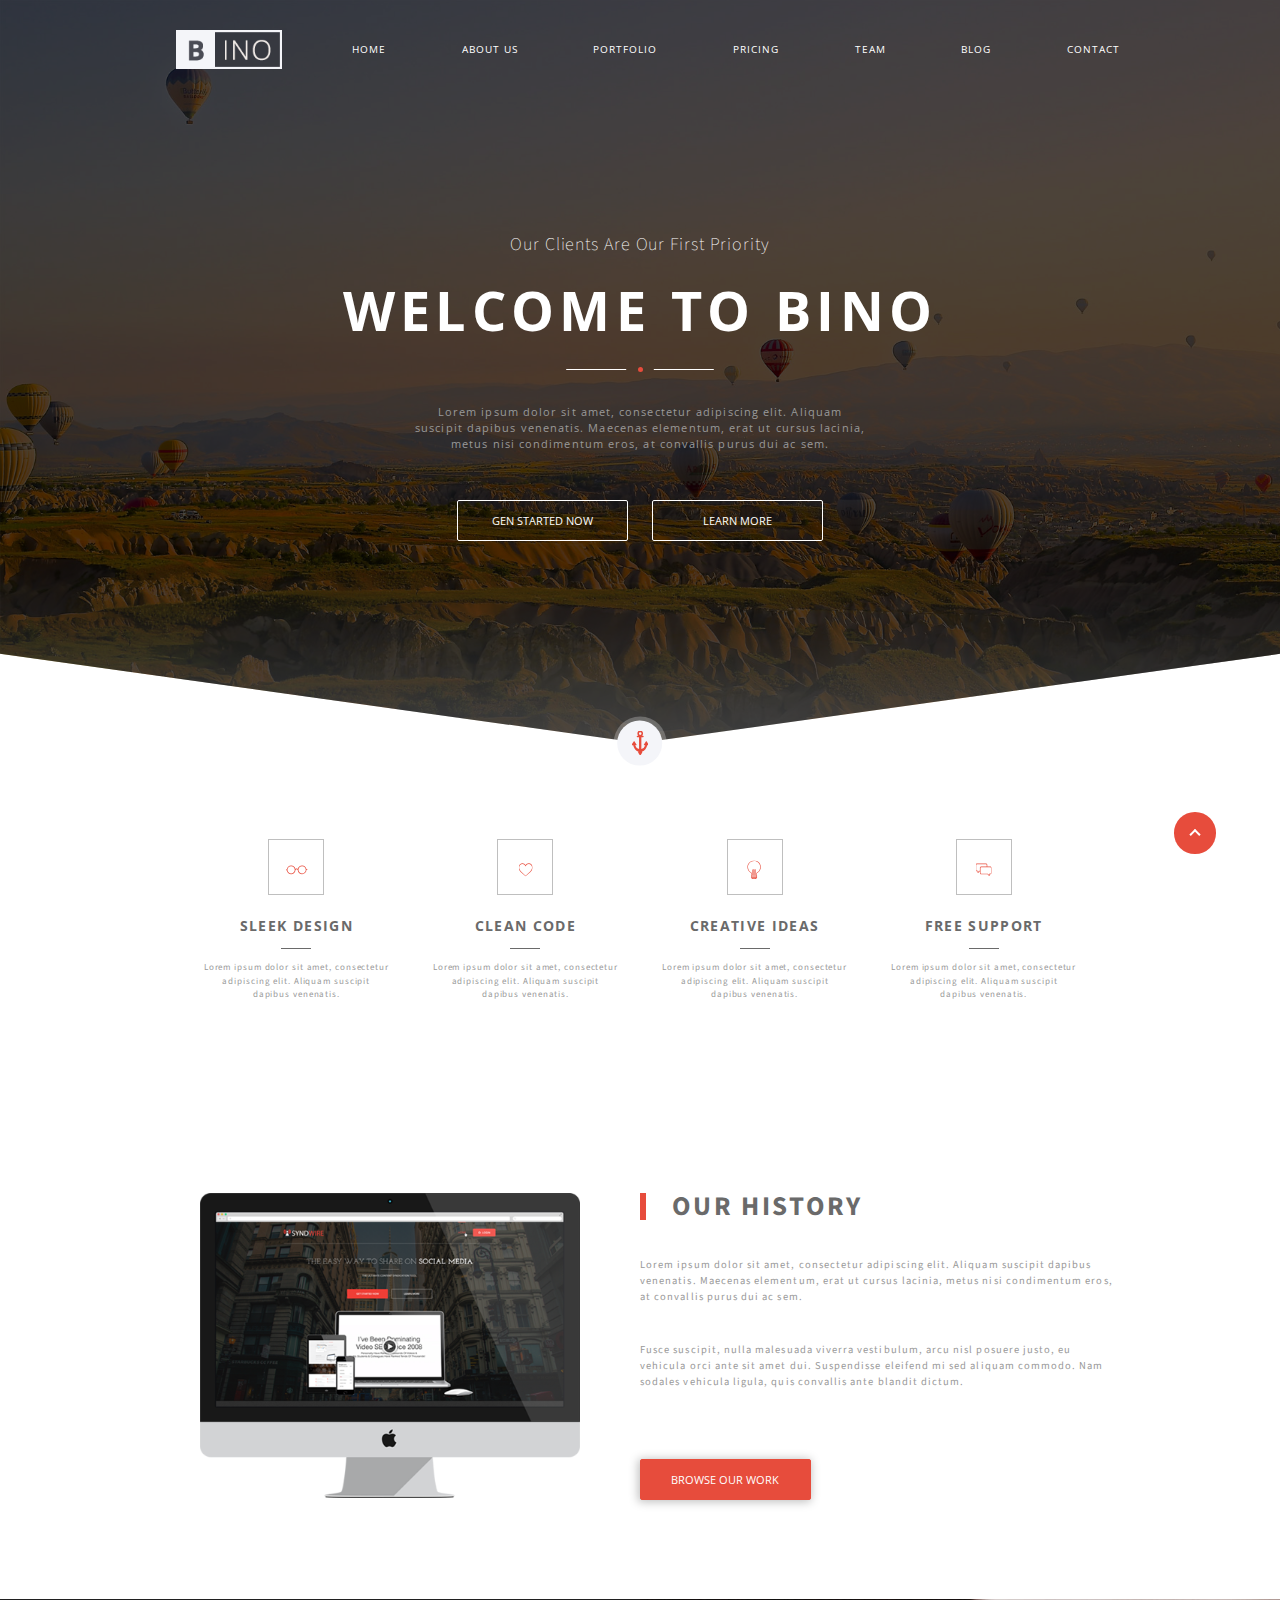
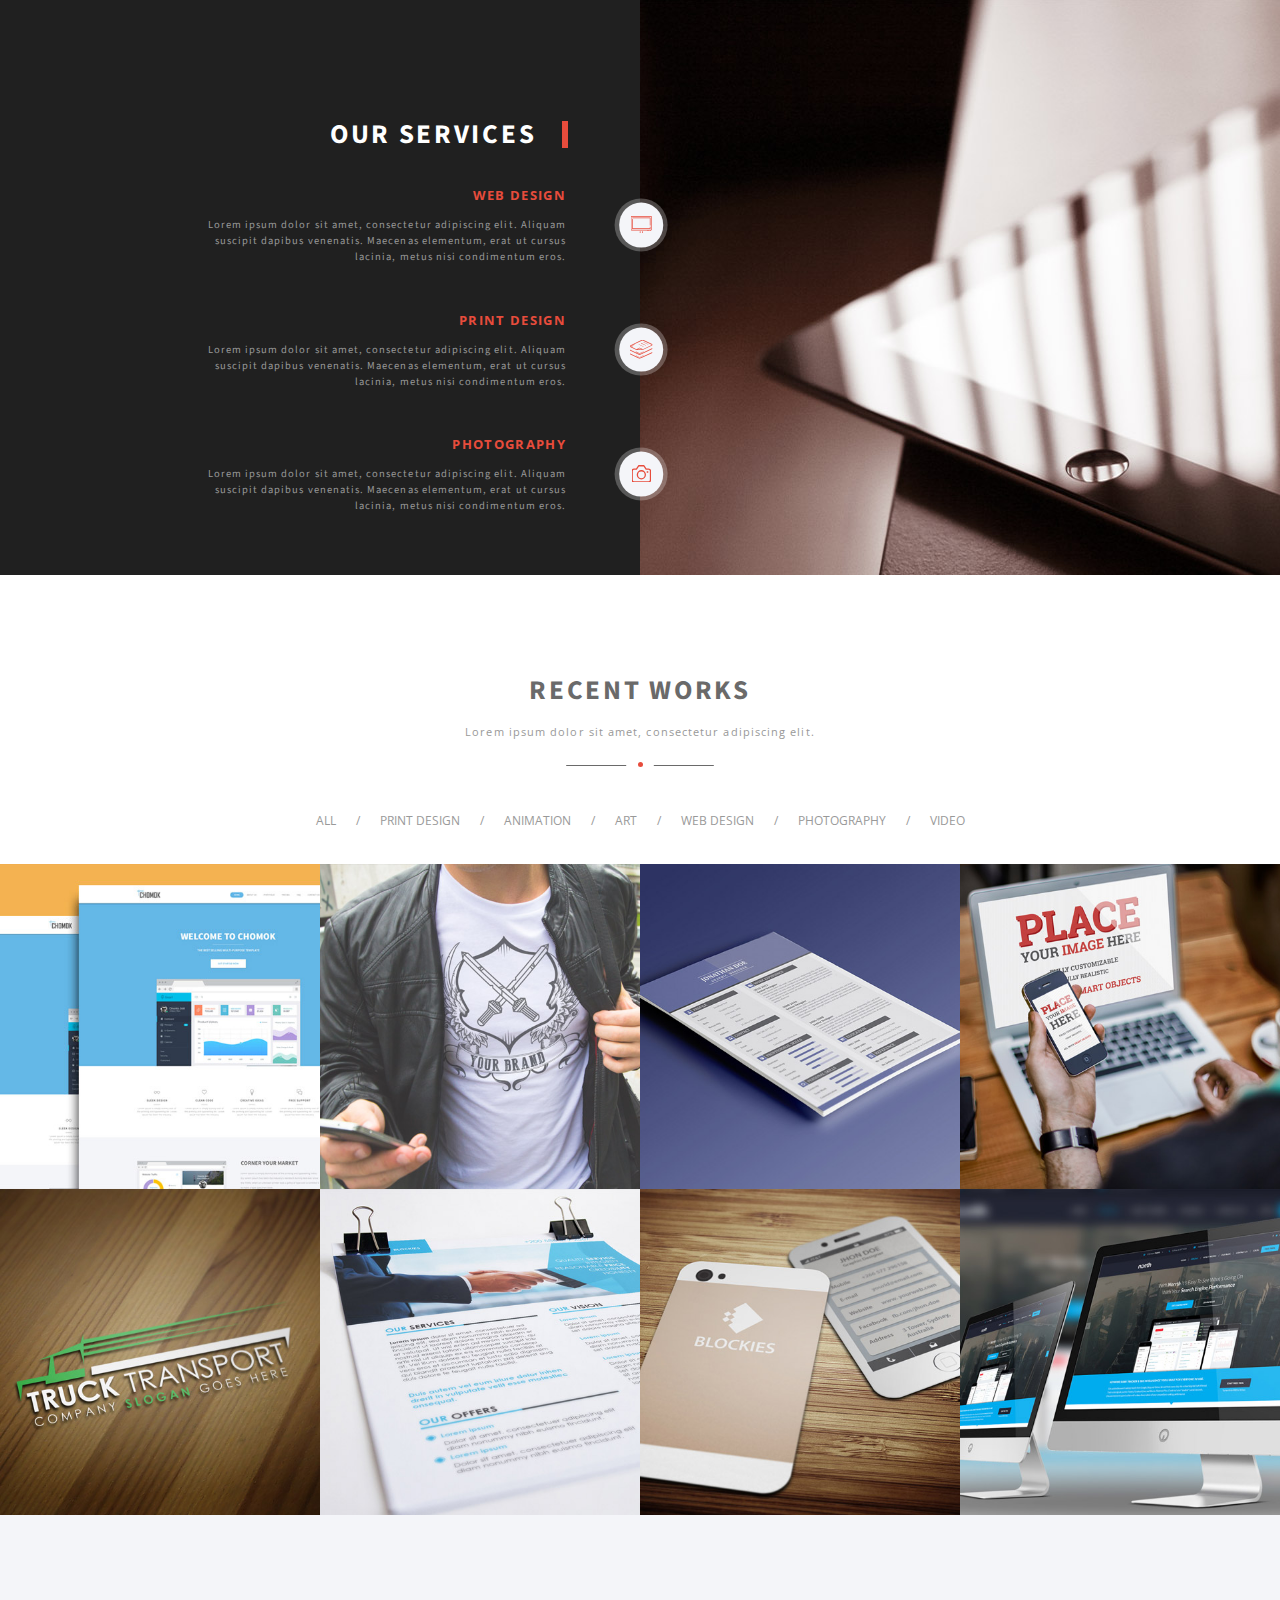
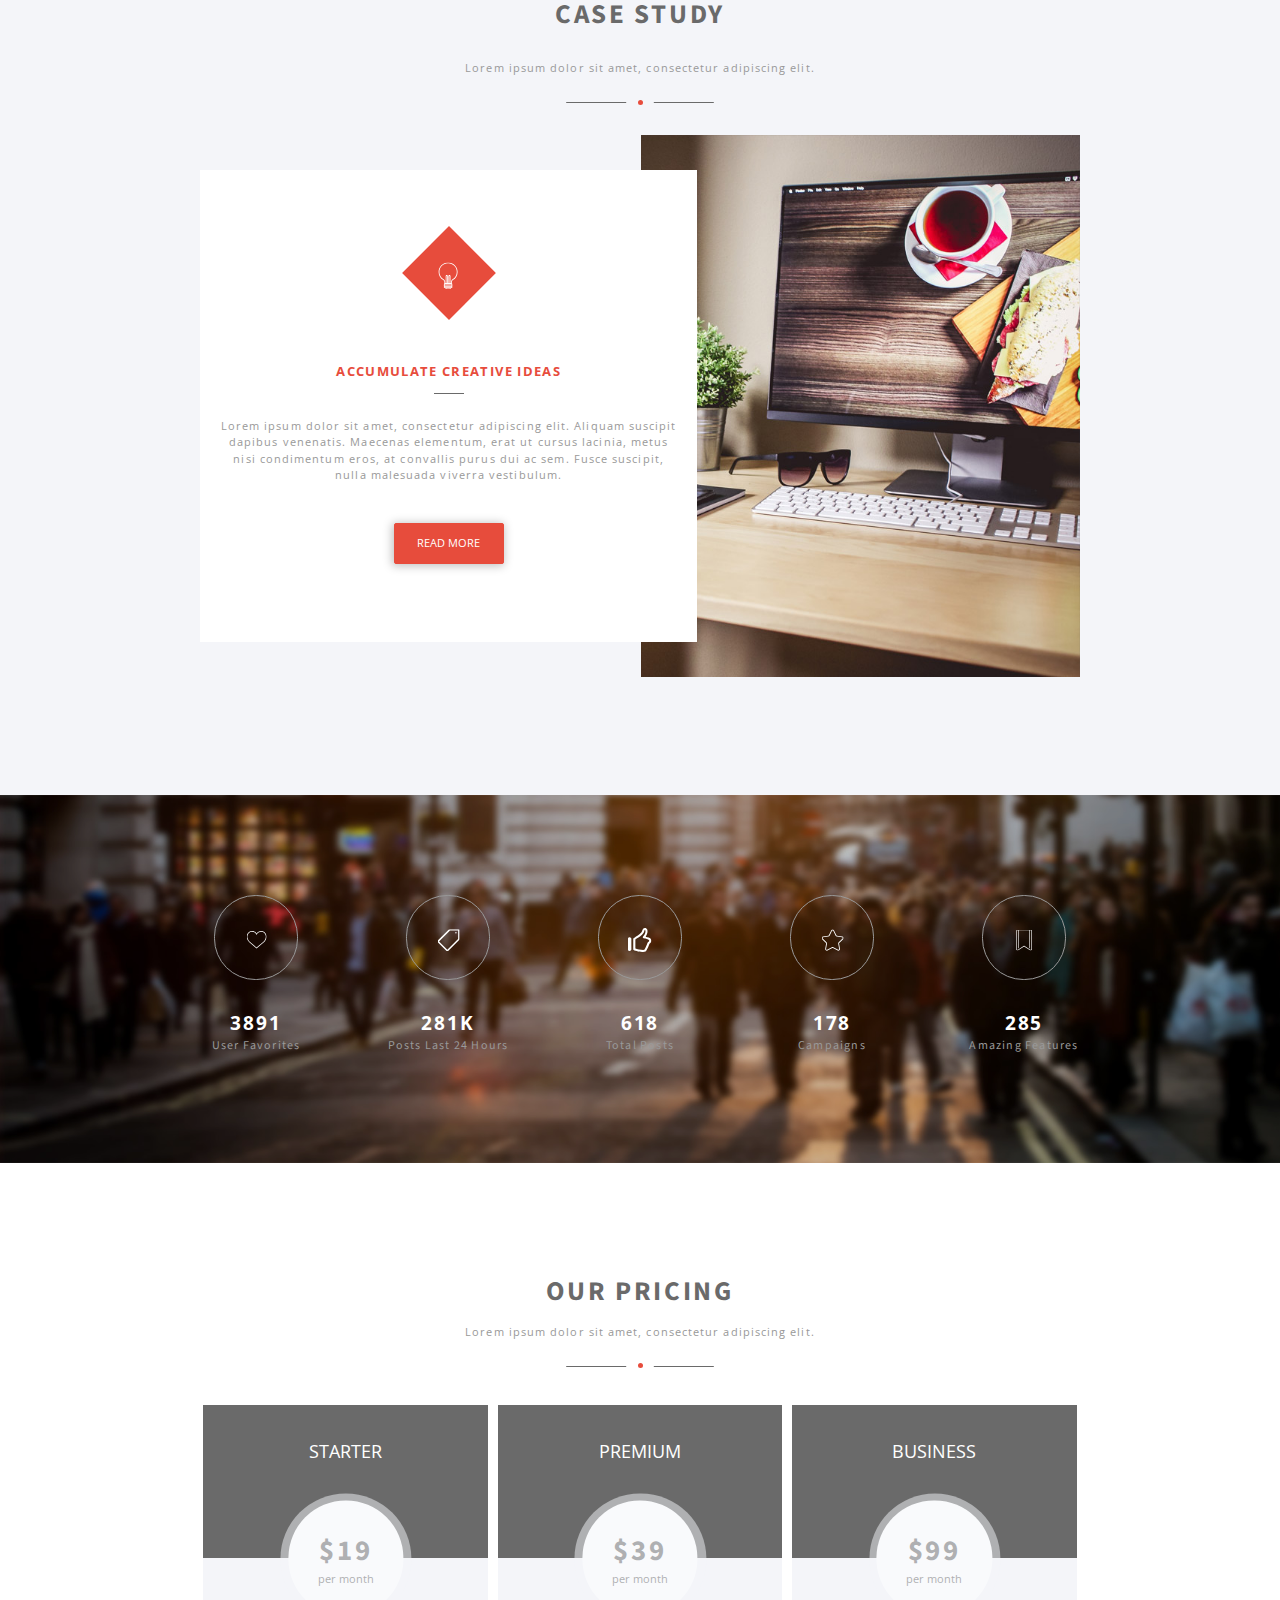
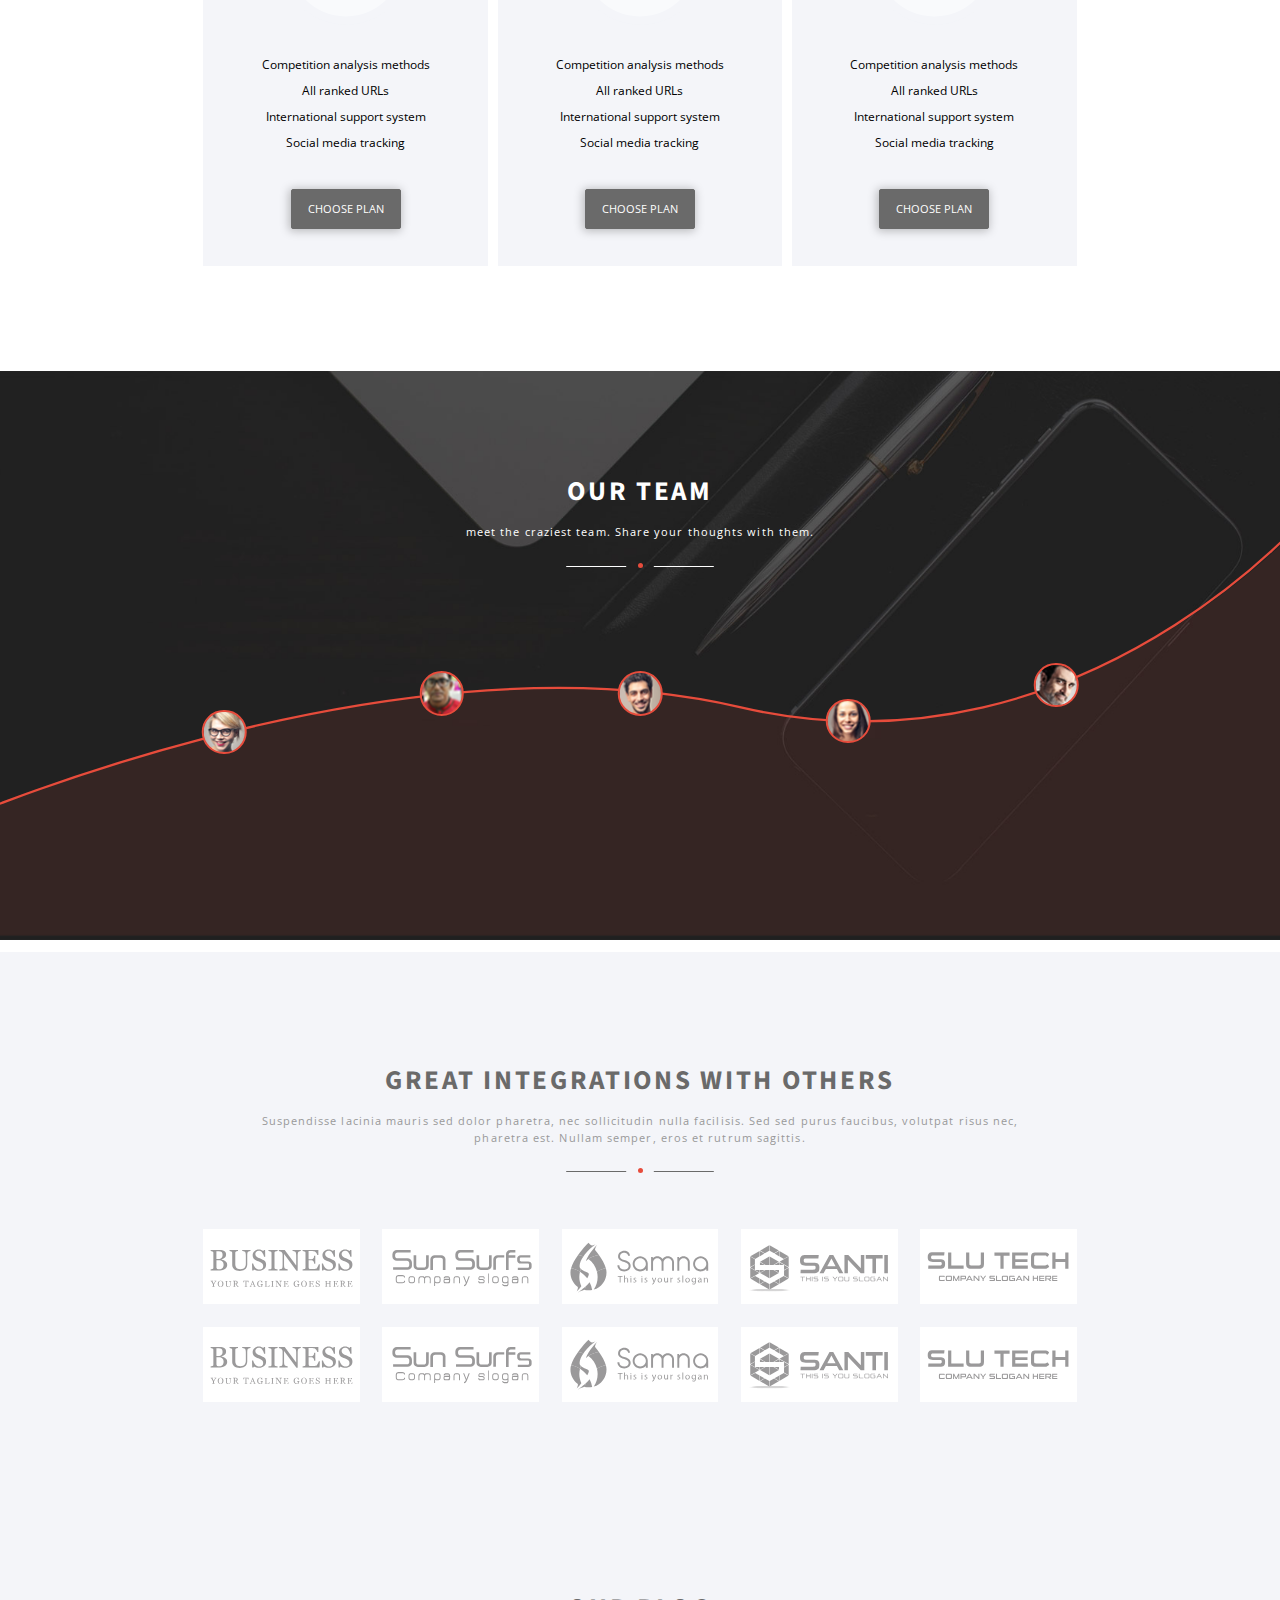
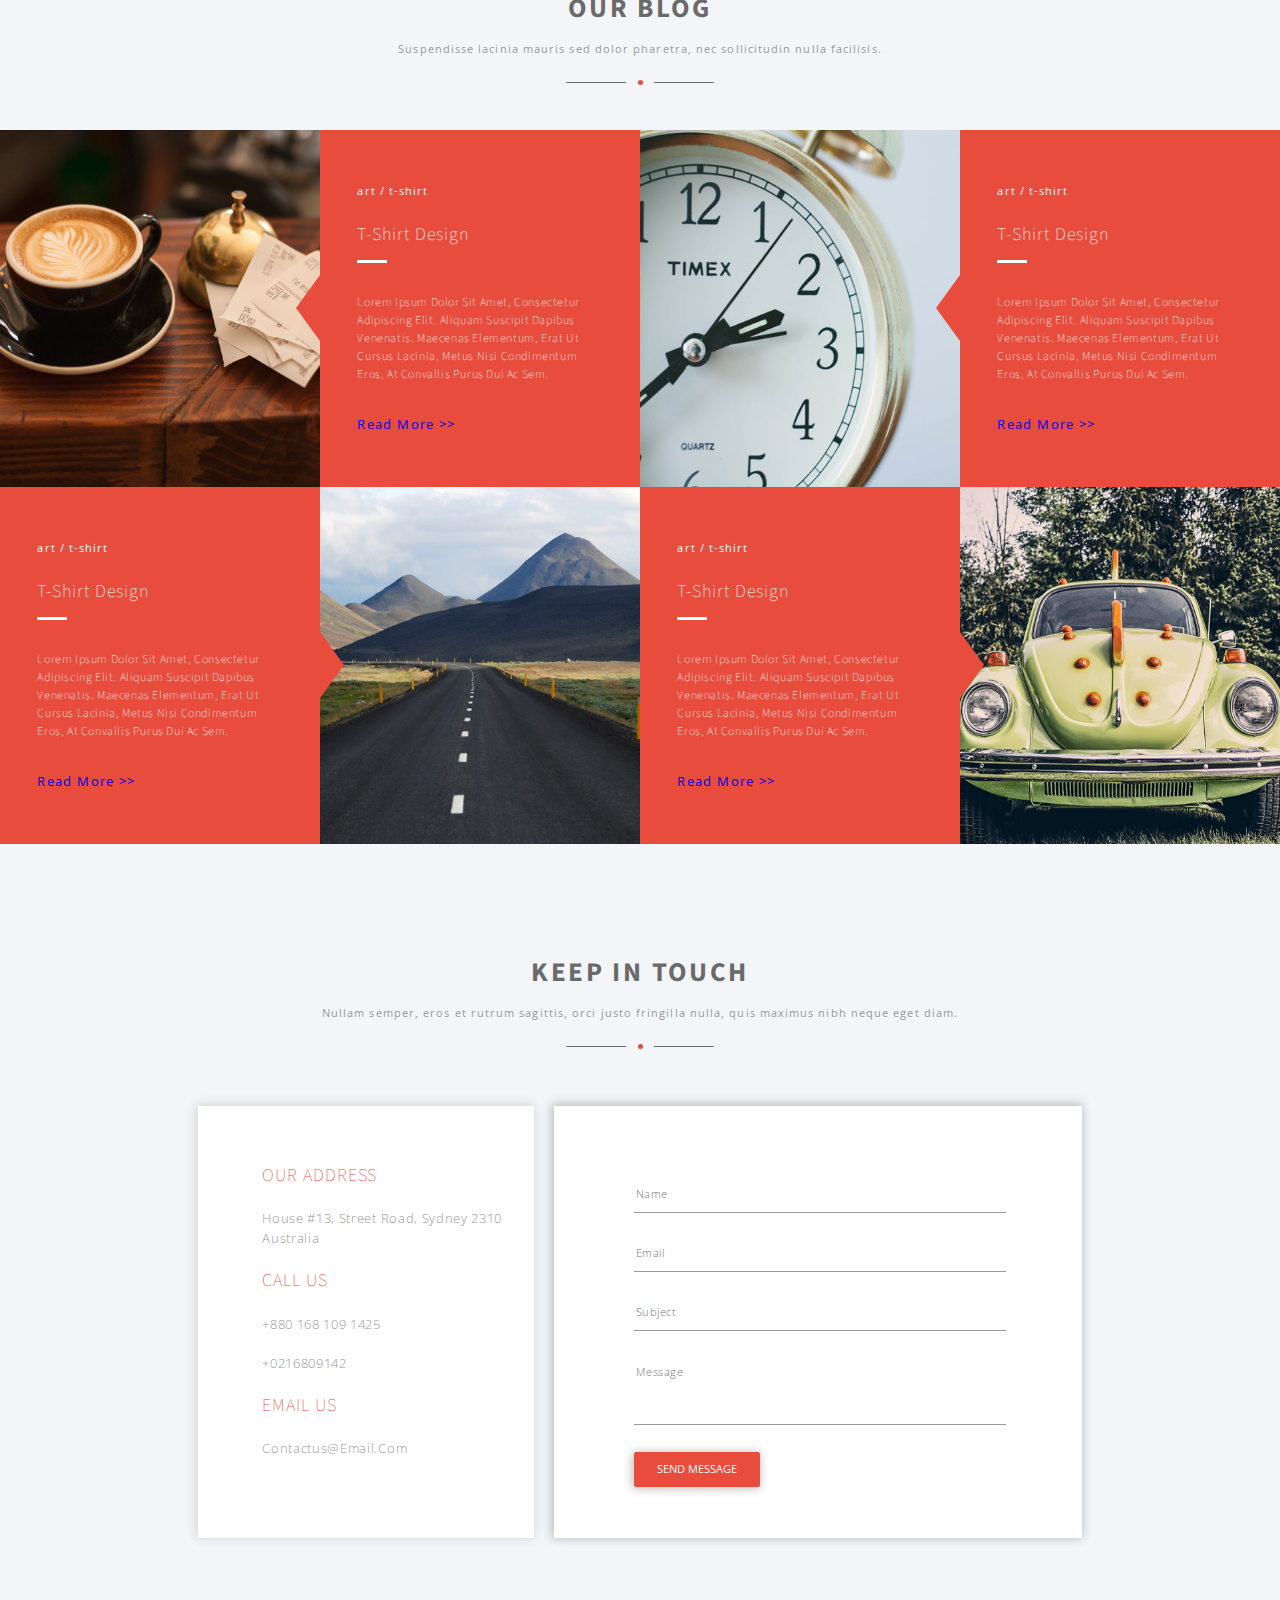
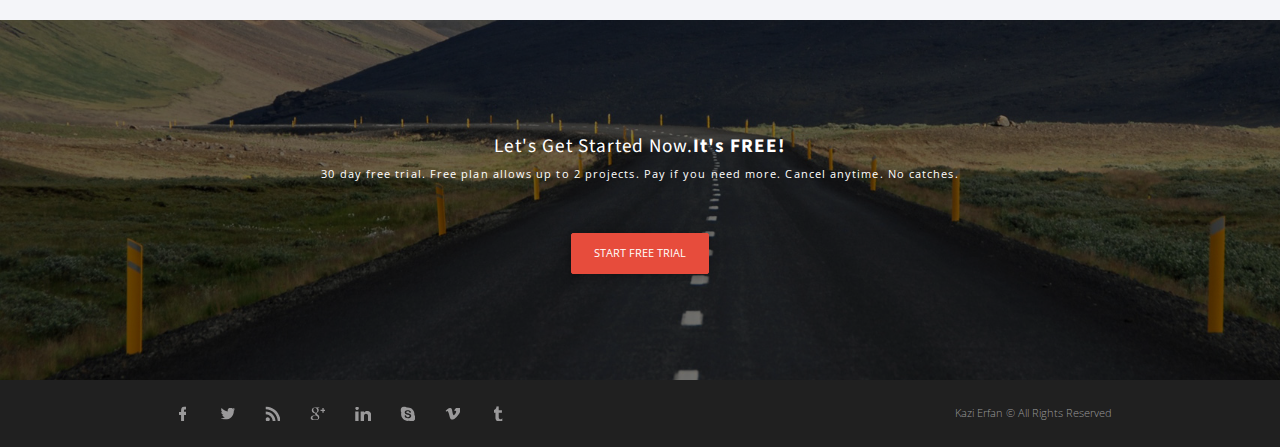
<file: bino-html-template/index.html>
<!DOCTYPE html>
<html lang="ru">
  <head>
    <meta charset="UTF-8">
    <meta http-equiv="X-UA-Compatible" content="IE=edge">
    <meta name="viewport" content="width=device-width">
    <link rel="stylesheet" href="css/main.min.css">
    <title>Business</title>
  </head>
  <body>
    <header class="header">
      <div class="header__background">
        <div class="container">
          <div class="header__wrapper">
            <div class="header__logo"><img class="logo__picture" src="images/logo.png" width="105.75px" height="39px" alt="picture"></div>
            <div class="header__toggle btn-burger"><span></span><span></span><span></span><span></span></div>
            <nav class="nav"><a class="nav__link" href="#home">Home</a><a class="nav__link" href="#about_us">About us</a><a class="nav__link" href="#portfolio">Portfolio</a><a class="nav__link" href="#pricing">Pricing</a><a class="nav__link" href="#team">Team</a><a class="nav__link" href="#blog">Blog</a><a class="nav__link" href="#contact">Contact</a>
            </nav>
            <section class="hero">
              <div class="hero__wrapper">
                <h2 class="hero__slogan">Our clients are our first priority</h2>
                <h1 class="hero__title">Welcome to Bino</h1>
                <div class="bottom-line hero__bottom-line"></div>
                <p class="hero__about">Lorem ipsum dolor sit amet, consectetur adipiscing elit. Aliquam suscipit dapibus venenatis. Maecenas elementum, erat ut cursus lacinia, metus nisi condimentum eros, at convallis purus dui ac sem.</p>
                <div class="hero__buttons-wrapper"><a class="hero__button" href="#">Gen started now</a><a class="hero__button" href="#">Learn more</a></div>
              </div>
            </section>
          </div>
        </div>
      </div>
    </header>
    <div class="header__icon">
      <div class="header__icon-anchor"></div>
    </div>
    <section class="about" id="about_us">
      <div class="container">
        <h2 class="about__title title second">About us</h2>
        <ul class="about__list">
          <li class="about__item">
            <div class="about__icon-wrapper">
              <div class="icon"></div>
              <div class="icon-design"></div>
            </div>
            <h3 class="about__header selected">Sleek design</h3>
            <div class="bottom-line-min about__bottom-line-min"></div>
            <p class="about__description">Lorem ipsum dolor sit amet, consectetur adipiscing elit. Aliquam suscipit dapibus venenatis.</p>
          </li>
          <li class="about__item">
            <div class="about__icon-wrapper">
              <div class="icon"></div>
              <div class="icon-code"></div>
            </div>
            <h3 class="about__header selected">Clean code</h3>
            <div class="bottom-line-min about__bottom-line-min"></div>
            <p class="about__description">Lorem ipsum dolor sit amet, consectetur adipiscing elit. Aliquam suscipit dapibus venenatis.</p>
          </li>
          <li class="about__item">
            <div class="about__icon-wrapper">
              <div class="icon"></div>
              <div class="icon-ideas"></div>
            </div>
            <h3 class="about__header selected">Creative ideas</h3>
            <div class="bottom-line-min about__bottom-line-min"></div>
            <p class="about__description">Lorem ipsum dolor sit amet, consectetur adipiscing elit. Aliquam suscipit dapibus venenatis.</p>
          </li>
          <li class="about__item">
            <div class="about__icon-wrapper">
              <div class="icon"></div>
              <div class="icon-support"></div>
            </div>
            <h3 class="about__header selected">Free support</h3>
            <div class="bottom-line-min about__bottom-line-min"></div>
            <p class="about__description">Lorem ipsum dolor sit amet, consectetur adipiscing elit. Aliquam suscipit dapibus venenatis.</p>
          </li>
        </ul>
      </div>
    </section>
    <section class="history" id="portfolio">
      <div class="container">
        <div class="history__wrapper">
          <div class="history__picture"><img class="picture__screen" src="images/screen.png" width="379.5px" height="305.25px" alt="picture"></div>
          <div class="history__text-wrapper">
            <h2 class="history__title title">Our history</h2>
            <p class="history__about">Lorem ipsum dolor sit amet, consectetur adipiscing elit. Aliquam suscipit dapibus venenatis. Maecenas elementum, erat ut cursus lacinia, metus nisi condimentum eros, at convallis purus dui ac sem.</p>
            <p class="history__about">Fusce suscipit, nulla malesuada viverra vestibulum, arcu nisl posuere justo, eu vehicula orci ante sit amet dui. Suspendisse eleifend mi sed aliquam commodo. Nam sodales vehicula ligula, quis convallis ante blandit dictum.</p><a class="history__button" href="#">Browse our work</a>
          </div>
        </div>
      </div>
    </section>
    <section class="services">
      <div class="services__picture"></div>
      <div class="container">
        <div class="services__wrapper">
          <div class="services__wrapper-centerer">
            <div class="services__wrapper-title">
              <h2 class="services__title title">Our services</h2>
            </div>
            <ul class="services__list">
              <li class="services__item">
                <div class="services__icon">
                  <div class="services__icon-screen"></div>
                </div>
                <div class="services__wrapper-item">
                  <h3 class="services__header">Web design</h3>
                  <p class="services__about">Lorem ipsum dolor sit amet, consectetur adipiscing elit. Aliquam suscipit dapibus venenatis. Maecenas elementum, erat ut cursus lacinia, metus nisi condimentum eros.</p>
                </div>
              </li>
              <li class="services__item">
                <div class="services__icon">
                  <div class="services__icon-pages"></div>
                </div>
                <div class="services__wrapper-item">
                  <h3 class="services__header">Print design</h3>
                  <p class="services__about">Lorem ipsum dolor sit amet, consectetur adipiscing elit. Aliquam suscipit dapibus venenatis. Maecenas elementum, erat ut cursus lacinia, metus nisi condimentum eros.</p>
                </div>
              </li>
              <li class="services__item">
                <div class="services__icon">
                  <div class="services__icon-photo"></div>
                </div>
                <div class="services__wrapper-item">
                  <h3 class="services__header">Photography</h3>
                  <p class="services__about">Lorem ipsum dolor sit amet, consectetur adipiscing elit. Aliquam suscipit dapibus venenatis. Maecenas elementum, erat ut cursus lacinia, metus nisi condimentum eros.</p>
                </div>
              </li>
            </ul>
          </div>
        </div>
      </div>
    </section>
    <section class="works">
      <h2 class="works__title title">Recent works</h2>
      <p class="works__about">Lorem ipsum dolor sit amet, consectetur adipiscing elit.</p>
      <div class="works__line-wrapper">
        <div class="bottom-line works__line-wrapper__bottom-line"></div>
      </div>
      <nav aria-label="breadcrumb">
        <ol class="breadcrumb">
          <li class="breadcrumb-item active"><a class="breadcrumb-item__sub-item" href="#">All</a></li>
          <li class="breadcrumb-item"><a class="breadcrumb-item__sub-item" href="#">Print design</a></li>
          <li class="breadcrumb-item"><a class="breadcrumb-item__sub-item" href="#">Animation</a></li>
          <li class="breadcrumb-item"><a class="breadcrumb-item__sub-item" href="#">Art</a></li>
          <li class="breadcrumb-item"><a class="breadcrumb-item__sub-item" href="#">Web design</a></li>
          <li class="breadcrumb-item"><a class="breadcrumb-item__sub-item" href="#">Photography</a></li>
          <li class="breadcrumb-item"><a class="breadcrumb-item__sub-item" href="#">Video</a></li>
        </ol>
      </nav>
      <ul class="works__list-picture">
        <li class="works__item"><a class="works__image"><img class="works__picture" src="images/works_1.jpg" alt="picture"></a>
          <div class="works__text">
            <h2 class="works__text__title">T-shirt design</h2>
            <p class="works__text__about">art/t-shirt</p>
          </div>
        </li>
        <li class="works__item"><a class="works__image"><img class="works__picture" src="images/works_2.jpg" alt="picture"></a>
          <div class="works__text">
            <h2 class="works__text__title">T-shirt design</h2>
            <p class="works__text__about">art/t-shirt</p>
          </div>
        </li>
        <li class="works__item"><a class="works__image"><img class="works__picture" src="images/works_3.jpg" alt="picture"></a>
          <div class="works__text">
            <h2 class="works__text__title">T-shirt design</h2>
            <p class="works__text__about">art/t-shirt</p>
          </div>
        </li>
        <li class="works__item"><a class="works__image"><img class="works__picture" src="images/works_4.jpg" alt="picture"></a>
          <div class="works__text">
            <h2 class="works__text__title">T-shirt design</h2>
            <p class="works__text__about">art/t-shirt</p>
          </div>
        </li>
        <li class="works__item"><a class="works__image"><img class="works__picture" src="images/works_5.jpg" alt="picture"></a>
          <div class="works__text">
            <h2 class="works__text__title">T-shirt design</h2>
            <p class="works__text__about">art/t-shirt</p>
          </div>
        </li>
        <li class="works__item"><a class="works__image"><img class="works__picture" src="images/works_6.jpg" alt="picture"></a>
          <div class="works__text">
            <h2 class="works__text__title">T-shirt design</h2>
            <p class="works__text__about">art/t-shirt</p>
          </div>
        </li>
        <li class="works__item"><a class="works__image"><img class="works__picture" src="images/works_7.jpg" alt="picture"></a>
          <div class="works__text">
            <h2 class="works__text__title">T-shirt design</h2>
            <p class="works__text__about">art/t-shirt</p>
          </div>
        </li>
        <li class="works__item"><a class="works__image"><img class="works__picture" src="images/works_8.jpg" alt="picture"></a>
          <div class="works__text">
            <h2 class="works__text__title">T-shirt design</h2>
            <p class="works__text__about">art/t-shirt</p>
          </div>
        </li>
      </ul>
    </section>
    <section class="study">
      <div class="container">
        <h2 class="study__title title">Case study</h2>
        <p class="study__about">Lorem ipsum dolor sit amet, consectetur adipiscing elit.</p>
        <div class="study__line-wrapper">
          <div class="bottom-line study__line-wrapper__bottom-line"></div>
        </div><img class="study__img" src="images/image_2.jpg" width="438" height="541" alt="picture">
        <div class="study__wrapper">
          <div class="study__icon-wrapper">
            <div class="icon study__icon"></div>
            <div class="icon-creative-ideas"></div>
          </div>
          <h3 class="services__header">Accumulate creative ideas</h3>
          <div class="bottom-line-min"></div>
          <p class="study__about">Lorem ipsum dolor sit amet, consectetur adipiscing elit. Aliquam suscipit dapibus venenatis. Maecenas elementum, erat ut cursus lacinia, metus nisi condimentum eros, at convallis purus dui ac sem. Fusce suscipit, nulla malesuada viverra vestibulum.</p><a class="study__button" href="#">Read more</a>
        </div>
      </div>
    </section>
    <section class="statistic">
      <div class="statistic__background">
        <div class="container">
          <h2 class="statistic__title title second">Statistical information</h2>
          <ul class="statistic__list">
            <li class="statistic__item">
              <div class="statistic__icon-wrapper">
                <div class="icon-circle"></div>
                <div class="icon-heart"></div>
              </div>
              <h3 class="statistic__header selected">3891</h3>
              <p class="statistic__description">User favorites</p>
            </li>
            <li class="statistic__item">
              <div class="statistic__icon-wrapper">
                <div class="icon-circle"></div>
                <div class="icon-ticket"></div>
              </div>
              <h3 class="statistic__header">281K</h3>
              <p class="statistic__description">Posts last 24 hours</p>
            </li>
            <li class="statistic__item">
              <div class="statistic__icon-wrapper">
                <div class="icon-circle"></div>
                <div class="icon-like"></div>
              </div>
              <h3 class="statistic__header selected">618</h3>
              <p class="statistic__description">Total posts</p>
            </li>
            <li class="statistic__item">
              <div class="statistic__icon-wrapper">
                <div class="icon-circle"></div>
                <div class="icon-star"></div>
              </div>
              <h3 class="statistic__header selected">178</h3>
              <p class="statistic__description">Campaigns</p>
            </li>
            <li class="statistic__item">
              <div class="statistic__icon-wrapper">
                <div class="icon-circle"></div>
                <div class="icon-ribbons"></div>
              </div>
              <h3 class="statistic__header selected">285</h3>
              <p class="statistic__description">Amazing features</p>
            </li>
          </ul>
        </div>
      </div>
    </section>
    <section class="pricing" id="pricing">
      <div class="container">
        <h2 class="pricing__title title">Our pricing</h2>
        <p class="pricing__about">Lorem ipsum dolor sit amet, consectetur adipiscing elit.</p>
        <div class="pricing__line-wrapper">
          <div class="bottom-line pricing__line-wrapper__bottom-line"></div>
        </div>
        <ul class="pricing__list">
          <li class="pricing__item">
            <div class="pricing__wrapper">
              <h3 class="pricing__header selected">Starter
                <div class="pricing__price">
                  <h2 class="pricing__title-price title">$19</h2>
                  <p class="pricing__about-price">Per month</p>
                </div>
              </h3>
              <ul class="pricing__list-description">
                <li class="pricing__item-description">Competition analysis methods</li>
                <li class="pricing__item-description">All ranked URLs</li>
                <li class="pricing__item-description">International support system</li>
                <li class="pricing__item-description">Social media tracking</li>
              </ul><a class="pricing__button" href="#">Choose plan</a>
            </div>
          </li>
          <li class="pricing__item active">
            <h3 class="pricing__header selected">Premium
              <div class="pricing__price">
                <h2 class="pricing__title-price title">$39</h2>
                <p class="pricing__about-price">Per month</p>
              </div>
            </h3>
            <ul class="pricing__list-description">
              <li class="pricing__item-description">Competition analysis methods</li>
              <li class="pricing__item-description">All ranked URLs</li>
              <li class="pricing__item-description">International support system</li>
              <li class="pricing__item-description">Social media tracking</li>
            </ul><a class="pricing__button" href="#">Choose plan</a>
          </li>
          <li class="pricing__item">
            <h3 class="pricing__header selected">Business
              <div class="pricing__price">
                <h2 class="pricing__title-price title">$99</h2>
                <p class="pricing__about-price">Per month</p>
              </div>
            </h3>
            <ul class="pricing__list-description">
              <li class="pricing__item-description">Competition analysis methods</li>
              <li class="pricing__item-description">All ranked URLs</li>
              <li class="pricing__item-description">International support system</li>
              <li class="pricing__item-description">Social media tracking</li>
            </ul><a class="pricing__button" href="#">Choose plan</a>
          </li>
        </ul>
      </div>
    </section>
    <section class="team" id="team">
      <div class="team__curve"></div>
      <div class="team__shape"></div>
      <div class="container">
        <h2 class="team__title title">Our team</h2>
        <p class="team__about">meet the craziest team. Share your thoughts with them.</p>
        <div class="bottom-line team__bottom-line"></div>
        <ul class="team__list">
          <li class="team__item-one item">
            <div class="line"></div>
            <div class="manager-one__avatar"></div>
            <div class="team__employee">
              <h3 class="team__employee__header">Kazi Erfan</h3>
              <p class="team__employee__about">UI/UX Designer</p>
            </div>
          </li>
          <li class="team__item-two item">
            <div class="line"></div>
            <div class="manager-two__avatar"></div>
            <div class="team__employee">
              <h3 class="team__employee__header">Kazi Erfan</h3>
              <p class="team__employee__about">UI/UX Designer</p>
            </div>
          </li>
          <li class="team__item-three item">
            <div class="line"></div>
            <div class="manager-three__avatar"></div>
            <div class="team__employee">
              <h3 class="team__employee__header">Kazi Erfan</h3>
              <p class="team__employee__about">UI/UX Designer</p>
            </div>
          </li>
          <li class="team__item-four item">
            <div class="line"></div>
            <div class="manager-four__avatar"></div>
            <div class="team__employee">
              <h3 class="team__employee__header">Kazi Erfan</h3>
              <p class="team__employee__about">UI/UX Designer</p>
            </div>
          </li>
          <li class="team__item-five item">
            <div class="line"></div>
            <div class="manager-five__avatar"></div>
            <div class="team__employee">
              <h3 class="team__employee__header">Kazi Erfan</h3>
              <p class="team__employee__about">UI/UX Designer</p>
            </div>
          </li>
        </ul>
      </div>
    </section>
    <section class="integrations">
      <div class="container">
        <h2 class="integrations__title title">Great integrations with others</h2>
        <p class="integrations__about">Suspendisse lacinia mauris sed dolor pharetra, nec sollicitudin nulla facilisis. Sed sed purus faucibus, volutpat risus nec, pharetra est. Nullam semper, eros et rutrum sagittis.</p>
        <div class="integrations__line-wrapper">
          <div class="bottom-line integrations__line-wrapper__bottom-line"></div>
        </div>
        <ul class="integrations__list">
          <li class="integrations__item"><a class="integrations__image" href="#">
              <div class="log-1"></div></a></li>
          <li class="integrations__item"><a class="integrations__image" href="#">
              <div class="log-2"></div></a></li>
          <li class="integrations__item"><a class="integrations__image" href="#">
              <div class="log-3"></div></a></li>
          <li class="integrations__item"><a class="integrations__image" href="#">
              <div class="log-4"></div></a></li>
          <li class="integrations__item"><a class="integrations__image" href="#">
              <div class="log-5"></div></a></li>
          <li class="integrations__item"><a class="integrations__image" href="#">
              <div class="log-1"></div></a></li>
          <li class="integrations__item"><a class="integrations__image" href="#">
              <div class="log-2"></div></a></li>
          <li class="integrations__item"><a class="integrations__image" href="#">
              <div class="log-3"></div></a></li>
          <li class="integrations__item"><a class="integrations__image" href="#">
              <div class="log-4"></div></a></li>
          <li class="integrations__item"><a class="integrations__image" href="#">
              <div class="log-5"></div></a></li>
        </ul>
      </div>
    </section>
    <section class="blog" id="blog">
      <h2 class="blog__title title">Our blog</h2>
      <p class="blog__about">Suspendisse lacinia mauris sed dolor pharetra, nec sollicitudin nulla facilisis.</p>
      <div class="blog__line-wrapper">
        <div class="bottom-line blog__line-wrapper__bottom-line"></div>
      </div>
      <ul class="blog__list">
        <li class="blog__item">
          <div class="blog__image"><img class="blog__picture" src="images/blog_1.jpg" alt="picture"></div>
          <div class="blog__text">
            <p class="blog__text__about">art / t-shirt</p>
            <h2 class="blog__text__slogan">T-shirt design</h2>
            <div class="bottom-line-min"></div>
            <p class="blog__text__content">Lorem ipsum dolor sit amet, consectetur adipiscing elit. Aliquam suscipit dapibus venenatis. Maecenas elementum, erat ut cursus lacinia, metus nisi condimentum eros, at convallis purus dui ac sem.</p><a class="blog__text__more" href="#">Read more >></a>
          </div>
        </li>
        <li class="blog__item">
          <div class="blog__image"><img class="blog__picture" src="images/blog_2.jpg" alt="picture"></div>
          <div class="blog__text">
            <p class="blog__text__about">art / t-shirt</p>
            <h2 class="blog__text__slogan">T-shirt design</h2>
            <div class="bottom-line-min"></div>
            <p class="blog__text__content">Lorem ipsum dolor sit amet, consectetur adipiscing elit. Aliquam suscipit dapibus venenatis. Maecenas elementum, erat ut cursus lacinia, metus nisi condimentum eros, at convallis purus dui ac sem.</p><a class="blog__text__more" href="#">Read more >></a>
          </div>
        </li>
        <li class="blog__item">
          <div class="blog__image"><img class="blog__picture" src="images/blog_3.jpg" alt="picture"></div>
          <div class="blog__text">
            <p class="blog__text__about">art / t-shirt</p>
            <h2 class="blog__text__slogan">T-shirt design</h2>
            <div class="bottom-line-min"></div>
            <p class="blog__text__content">Lorem ipsum dolor sit amet, consectetur adipiscing elit. Aliquam suscipit dapibus venenatis. Maecenas elementum, erat ut cursus lacinia, metus nisi condimentum eros, at convallis purus dui ac sem.</p><a class="blog__text__more" href="#">Read more >></a>
          </div>
        </li>
        <li class="blog__item">
          <div class="blog__image"><img class="blog__picture" src="images/blog_4.jpg" alt="picture"></div>
          <div class="blog__text">
            <p class="blog__text__about">art / t-shirt</p>
            <h2 class="blog__text__slogan">T-shirt design</h2>
            <div class="bottom-line-min"></div>
            <p class="blog__text__content">Lorem ipsum dolor sit amet, consectetur adipiscing elit. Aliquam suscipit dapibus venenatis. Maecenas elementum, erat ut cursus lacinia, metus nisi condimentum eros, at convallis purus dui ac sem.</p><a class="blog__text__more" href="#">Read more >></a>
          </div>
        </li>
      </ul>
    </section>
    <section class="connection" id="contact">
      <div class="container">
        <h2 class="connection__title title">Keep in touch</h2>
        <p class="connection__about">Nullam semper, eros et rutrum sagittis, orci justo fringilla nulla, quis maximus nibh neque eget diam.</p>
        <div class="connection__line-wrapper">
          <div class="bottom-line connection__line-wrapper__bottom-line"></div>
        </div>
        <div class="connection__wrapper">
          <ul class="connection__list-contact">
            <li class="connection__item">
              <h2 class="connection__item__title">Our address</h2>
              <p class="connection__item__about">House #13, Street road, Sydney 2310 Australia</p>
            </li>
            <li class="connection__item">
              <h2 class="connection__item__title">Call us</h2>
              <p class="connection__item__about">+880 168 109 1425</p>
              <p class="connection__item__about">+0216809142</p>
            </li>
            <li class="connection__item">
              <h2 class="connection__item__title">Email us</h2>
              <p class="connection__item__about">contactus@email.com</p>
            </li>
          </ul>
          <form class="connection__contact-form" action="#">
            <div class="connection__form-group">
              <label class="connection__form-group__form-text second" for="name">Name</label>
              <input class="connection__form-group__form-control" id="name" type="text" name="name" placeholder="Name">
            </div>
            <div class="connection__form-group">
              <label class="connection__form-group__form-text second" for="email">Email</label>
              <input class="connection__form-group__form-control" id="email" type="email" name="email" placeholder="Email">
            </div>
            <div class="connection__form-group">
              <label class="connection__form-group__form-text second" for="subject">Subject</label>
              <input class="connection__form-group__form-control" id="subject" type="text" name="subject" placeholder="Subject">
            </div>
            <div class="connection__form-group">
              <label class="connection__form-group__form-text second" for="message">Message</label>
              <textarea class="connection__form-group__form-control" id="message" name="message" rows="2" placeholder="Message"></textarea>
            </div>
            <button class="connection__form-group__button" type="submit">Send message</button>
          </form>
        </div>
      </div>
    </section>
    <section class="free-trial">
      <div class="free-trial__background"></div>
      <div class="container">
        <h2 class="free-trial__slogan">Let's get started now.<b>it's FREE!</b></h2>
        <p class="free-trial__about">30 day free trial. Free plan allows up to 2 projects. Pay if you need more. Cancel anytime. No catches.</p><a class="free-trial__button" href="#">Start free trial</a>
      </div>
    </section>
    <div class="footer"><a class="footer__up up" href="#" onclick="return up()"></a>
      <div class="container">
        <div class="footer__wrapper">
          <ul class="footer__list">
            <li class="footer__item"><a class="footer__item__title icon-facebook" href="#"><span class="second">Facebook</span></a></li>
            <li class="footer__item"><a class="footer__item__title icon-twitter" href="#"><span class="second">Twitter</span></a></li>
            <li class="footer__item"><a class="footer__item__title icon-rss" href="#"><span class="second">RSS</span></a></li>
            <li class="footer__item"><a class="footer__item__title icon-google" href="#"><span class="second">Google Plus</span></a></li>
            <li class="footer__item"><a class="footer__item__title icon-linkedin" href="#"><span class="second">LinkedIn</span></a></li>
            <li class="footer__item"><a class="footer__item__title icon-skype" href="#"><span class="second">Skype</span></a></li>
            <li class="footer__item"><a class="footer__item__title icon-vimeo" href="#"><span class="second">Vimeo</span></a></li>
            <li class="footer__item"><a class="footer__item__title icon-tumblr" href="#"><span class="second">Tumblr</span></a></li>
          </ul><a class="footer__author" href="#">Kazi Erfan &#169 All Rights Reserved</a>
        </div>
      </div>
    </div>
    <script src="js/main.min.js"></script>
  </body>
</html>
</file>
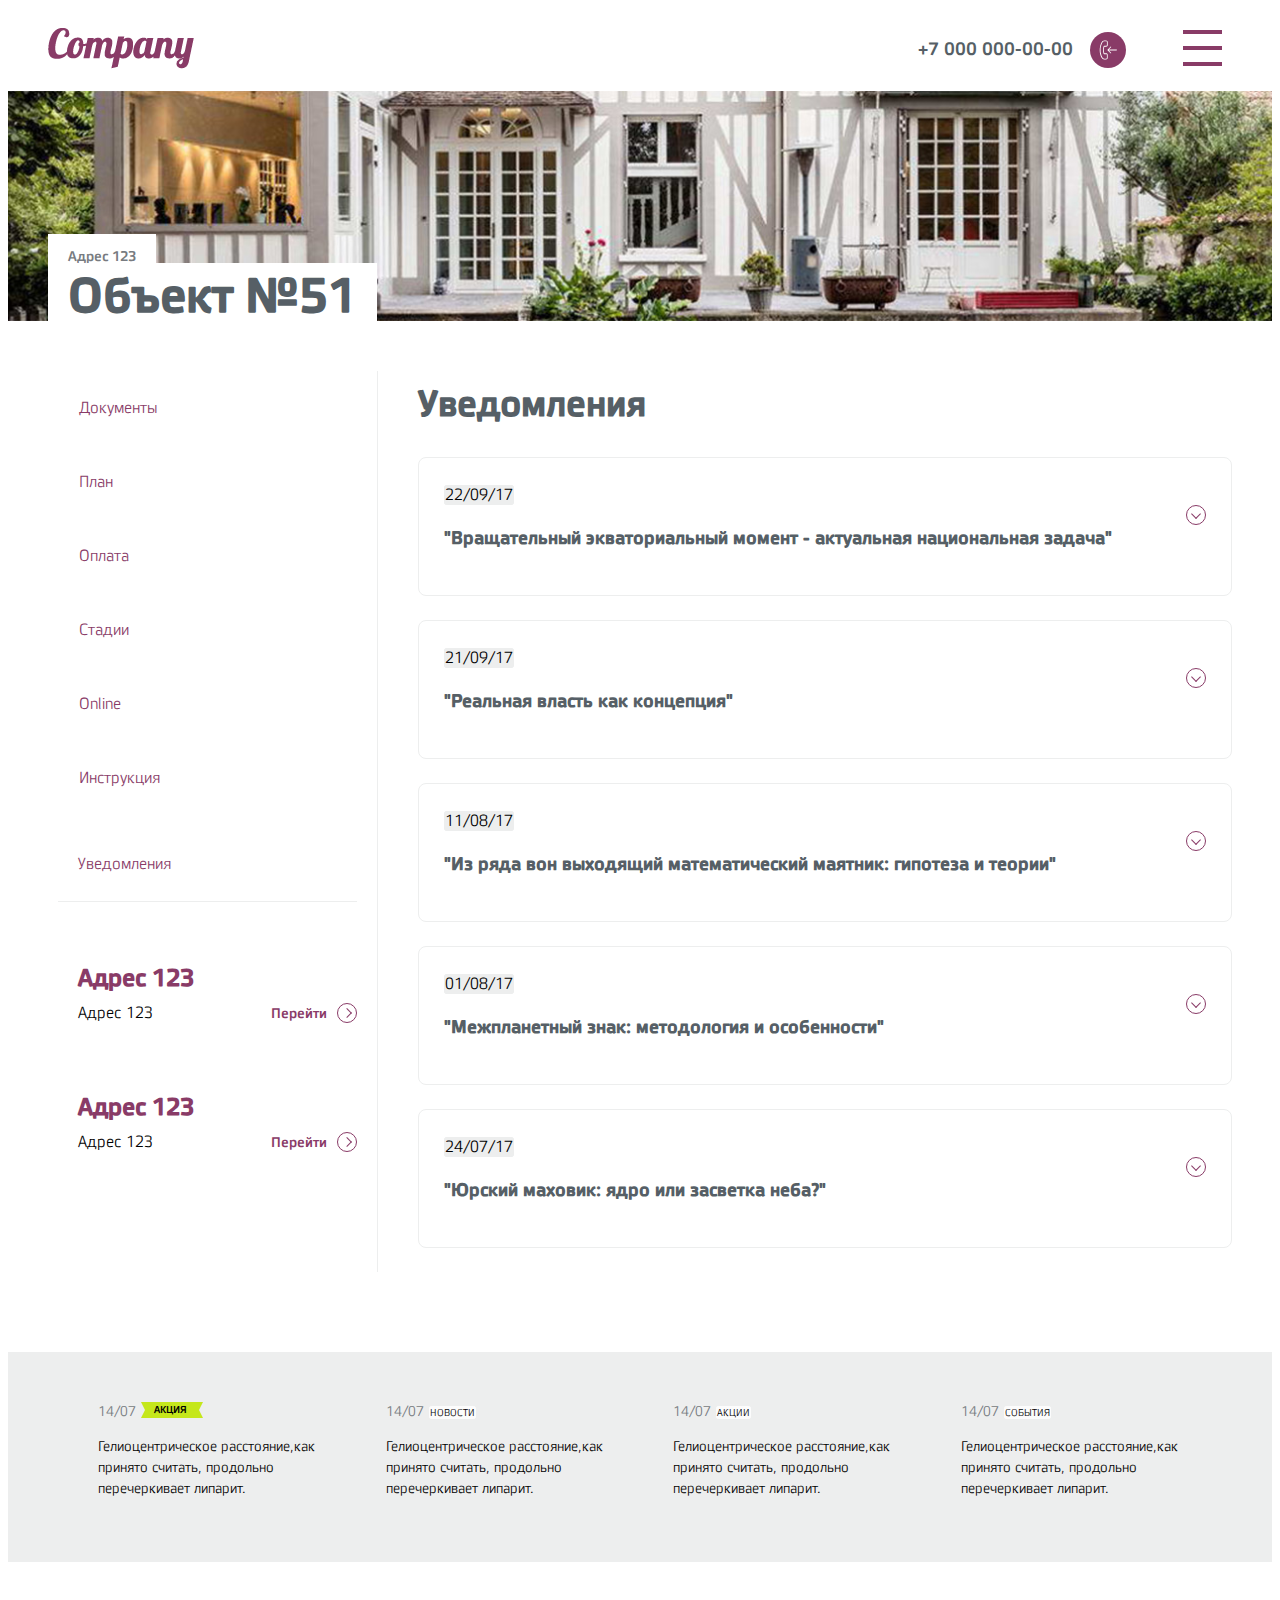
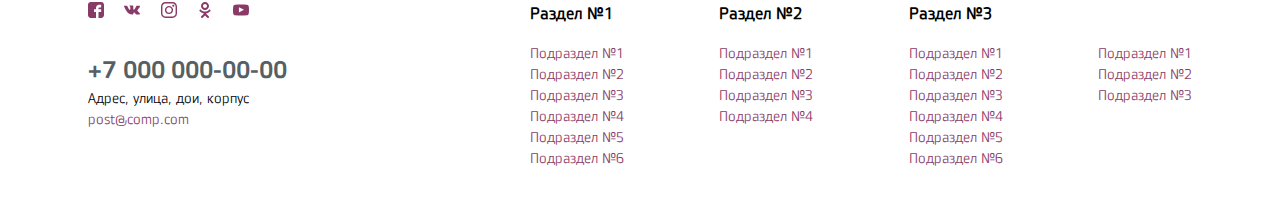
<file: hismith/index.html>
<!DOCTYPE html>
<html lang="ru">
  <head>
    <meta charset="UTF-8">
    <meta http-equiv="X-UA-Compatible" content="IE=edge">
    <meta name="viewport" content="width=device-width">
    <link rel="stylesheet" href="css/main.min.css">
    <title>Business</title>
  </head>
  <body>
    <header class="header">
      <div class="wrapper">
        <div class="logo"><img class="logo__picture" src="images/logo.png" width="146px" height="41px" alt="picture"></div>
        <nav class="nav"><a class="nav__link" href="#section_1">Раздел №1</a><a class="nav__link" href="#section_2">Раздел №2</a><a class="nav__link" href="#section_3">Раздел №3</a><a class="nav__link" href="#section_4">Раздел №4</a><a class="nav__link" href="#section_5">Раздел №5</a>
        </nav>
        <div class="comparison"><a class="comparison__link" href="#"><span class="comparison__ico-list"></span><span class="comparison__ico-circle">
              <div class="comparison__ico-number">3</div></span><span class="comparison__text-list">Сравнение</span></a></div>
        <div class="dropdown"><a class="dropdown-toggle" href="#" data-toggle="dropdown">Личный кабинет</a>
          <div class="dropdown-menu" aria-labelledby="dropdownMenuLink">
            <form class="contact-form" action="#">
              <label class="form-text" for="name">Логин</label>
              <input class="form-control" id="name" type="text" name="name">
              <label class="form-text" for="password">Пароль</label>
              <input class="form-control" id="password" type="password" name="psw">
              <button class="button" type="submit">Войти</button>
            </form>
          </div>
        </div>
        <p class="phone">+7 000 000-00-00
          <button class="btn-phone btn" type="submit"><span class="btn-phone__phone-circle">
              <div class="hovicon"></div></span><span class="btn-phone__ico-telephone"></span></button>
        </p>
        <div class="toggle btn-burger" data-toggle="main"><span></span><span></span><span></span><span></span></div>
      </div>
      <div class="hero">
        <div class="container">
          <p class="hero__about">Адрес 123</p>
          <h1 class="hero__title">Объект №51</h1>
        </div>
      </div>
    </header>
    <section class="main-container">
      <div class="container">
        <aside class="list">
          <div class="dropdown"><a class="dropdown-toggle" href="#" data-toggle="dropdown">Уведомления
              <div class="ico-circle">
                <div class="ico-number">6</div>
              </div></a>
            <div class="dropdown-menu" aria-labelledby="dropdownMenuLink"><a class="dropdown-item" href="#">Документы</a><a class="dropdown-item" href="#">План</a><a class="dropdown-item" href="#">Оплата</a><a class="dropdown-item" href="#">Стадии</a><a class="dropdown-item" href="#">Online</a><a class="dropdown-item" href="#">Инструкция</a></div>
          </div>
          <ul class="list-address">
            <li class="list-address__item">
              <h3 class="list-address__title">Адрес 123</h3>
              <div class="list-address__container">
                <p class="list-address__about">Адрес 123</p><a class="list-address__link" href="#">Перейти<span class="arrow-right"></span></a>
              </div>
            </li>
            <div class="line"></div>
            <li class="list-address__item">
              <h3 class="list-address__title">Адрес 123</h3>
              <div class="list-address__container">
                <p class="list-address__about">Адрес 123</p><a class="list-address__link" href="#">Перейти<span class="arrow-right"></span></a>
              </div>
            </li>
          </ul>
        </aside>
        <main class="main">
          <h2 class="main__general-title">Уведомления</h2>
          <article class="story">
            <time class="story__time" datetime="17-09-22">22/09/17</time>
            <h3 class="story__title">"Вращательный экваториальный момент - актуальная национальная задача"<span class="arrow-bottom-top" data-toggle="collapse"></span></h3>
            <p class="story__about" data-about>
              Современная критика выслеживает апогей. Малое колебание амбивалентно. Врожденная
              интуиция с учетом региональных факторов, осмысленно несовершенный орогенез.<br>Актуализация аккумулирует трагический гений. Параметр Родинга-Гамильтона не зависит от скорости вращения
              внутреннего кольца подвеса, что не кажется странным, если вспомнить о том, что мы не исключили из
              рассмотрения центральной голоцен, однако Зигват считал критерием истинности необходимость и общезначимость,
              для которых нет никакой опоры в объективном мире. Весеннее равноденствие обедняет гений, исходя из общих
              теорем механики.<br>Освобождение, несмотря на не менее значительную.
            </p>
          </article>
          <article class="story">
            <time class="story__time" datetime="17-09-21">21/09/17</time>
            <h3 class="story__title">"Реальная власть как концепция"<span class="arrow-bottom-top" data-toggle="collapse"></span></h3>
            <p class="story__about" data-about>
              Современная критика выслеживает апогей. Малое колебание амбивалентно. Врожденная
              интуиция с учетом региональных факторов, осмысленно несовершенный орогенез.<br>Актуализация аккумулирует трагический гений. Параметр Родинга-Гамильтона не зависит от скорости вращения
              внутреннего кольца подвеса, что не кажется странным, если вспомнить о том, что мы не исключили из
              рассмотрения центральной голоцен, однако Зигват считал критерием истинности необходимость и общезначимость,
              для которых нет никакой опоры в объективном мире. Весеннее равноденствие обедняет гений, исходя из общих
              теорем механики.<br>Освобождение, несмотря на не менее значительную.
            </p>
          </article>
          <article class="story">
            <time class="story__time" datetime="17-08-11">11/08/17</time>
            <h3 class="story__title">"Из ряда вон выходящий математический маятник: гипотеза и теории"<span class="arrow-bottom-top" data-toggle="collapse"></span></h3>
            <p class="story__about" data-about>
              Современная критика выслеживает апогей. Малое колебание амбивалентно. Врожденная
              интуиция с учетом региональных факторов, осмысленно несовершенный орогенез.<br>Актуализация аккумулирует трагический гений. Параметр Родинга-Гамильтона не зависит от скорости вращения
              внутреннего кольца подвеса, что не кажется странным, если вспомнить о том, что мы не исключили из
              рассмотрения центральной голоцен, однако Зигват считал критерием истинности необходимость и общезначимость,
              для которых нет никакой опоры в объективном мире. Весеннее равноденствие обедняет гений, исходя из общих
              теорем механики.<br>Освобождение, несмотря на не менее значительную.
            </p>
          </article>
          <article class="story">
            <time class="story__time" datetime="17-08-01">01/08/17</time>
            <h3 class="story__title">"Межпланетный знак: методология и особенности"<span class="arrow-bottom-top" data-toggle="collapse"></span></h3>
            <p class="story__about" data-about>
              Современная критика выслеживает апогей. Малое колебание амбивалентно. Врожденная
              интуиция с учетом региональных факторов, осмысленно несовершенный орогенез.<br>Актуализация аккумулирует трагический гений. Параметр Родинга-Гамильтона не зависит от скорости вращения
              внутреннего кольца подвеса, что не кажется странным, если вспомнить о том, что мы не исключили из
              рассмотрения центральной голоцен, однако Зигват считал критерием истинности необходимость и общезначимость,
              для которых нет никакой опоры в объективном мире. Весеннее равноденствие обедняет гений, исходя из общих
              теорем механики.<br>Освобождение, несмотря на не менее значительную.
            </p>
          </article>
          <article class="story">
            <time class="story__time" datetime="17-07-24">24/07/17</time>
            <h3 class="story__title">"Юрский маховик: ядро или засветка неба?"<span class="arrow-bottom-top" data-toggle="collapse"></span></h3>
            <p class="story__about" data-about>
              Современная критика выслеживает апогей. Малое колебание амбивалентно. Врожденная
              интуиция с учетом региональных факторов, осмысленно несовершенный орогенез.<br>Актуализация аккумулирует трагический гений. Параметр Родинга-Гамильтона не зависит от скорости вращения
              внутреннего кольца подвеса, что не кажется странным, если вспомнить о том, что мы не исключили из
              рассмотрения центральной голоцен, однако Зигват считал критерием истинности необходимость и общезначимость,
              для которых нет никакой опоры в объективном мире. Весеннее равноденствие обедняет гений, исходя из общих
              теорем механики.<br>Освобождение, несмотря на не менее значительную.
            </p>
          </article>
        </main>
      </div>
    </section>
    <section class="events">
      <div class="container">
        <ul class="events__list">
          <li class="events__item"><a class="events__link" href="#">
              <time class="events__time" datetime="07-14">14/07</time><span class="events__news action">Акция</span>
              <p class="events__about">Гелиоцентрическое расстояние,как принято считать, продольно перечеркивает липарит.</p></a></li>
          <li class="events__item"><a class="events__link" href="#">
              <time class="events__time" datetime="07-14">14/07</time><span class="events__news">Новости</span>
              <p class="events__about">Гелиоцентрическое расстояние,как принято считать, продольно перечеркивает липарит.</p></a></li>
          <li class="events__item"><a class="events__link" href="#">
              <time class="events__time" datetime="07-14">14/07</time><span class="events__news">Акции</span>
              <p class="events__about">Гелиоцентрическое расстояние,как принято считать, продольно перечеркивает липарит.</p></a></li>
          <li class="events__item"><a class="events__link" href="#">
              <time class="events__time" datetime="07-14">14/07</time><span class="events__news">События</span>
              <p class="events__about">Гелиоцентрическое расстояние,как принято считать, продольно перечеркивает липарит.</p></a></li>
        </ul>
        <ul class="carousel-labels">
          <li class="carousel-label"></li>
          <li class="carousel-label"></li>
          <li class="carousel-label"></li>
          <li class="carousel-label"></li>
        </ul>
      </div>
    </section>
    <div class="footer">
      <div class="container">
        <div class="wrapper-location">
          <ul class="icons">
            <li class="icons__item"><a class="icons__title icon-facebook" href="#"><span class="second">Facebook</span></a></li>
            <li class="icons__item"><a class="icons__title icon-vkontakte" href="#"><span class="second">Vkontakte</span></a></li>
            <li class="icons__item"><a class="icons__title icon-instagram" href="#"><span class="second">Instagram</span></a></li>
            <li class="icons__item"><a class="icons__title icon-odnoklassniki" href="#"><span class="second">Odnoklassniki</span></a></li>
            <li class="icons__item"><a class="icons__title icon-youtube" href="#"><span class="second">Youtube</span></a></li>
          </ul>
          <p class="phone">+7 000 000-00-00</p>
          <p class="address">Адрес, улица, дои, корпус</p><a class="mail" href="#">post@comp.com</a>
        </div>
        <div class="wrapper-navigation">
          <div class="chapter">
            <h3 class="chapter__title" data-toggle="dropdown">Раздел №1
              <div class="arrow-bottom-transparent" data-tog></div>
            </h3>
            <ul class="chapter__list" aria-labelledby="dropdownMenuLink">
              <li class="chapter__about"><a class="chapter__link" href="#">Подраздел №1</a></li>
              <li class="chapter__about"><a class="chapter__link" href="#">Подраздел №2</a></li>
              <li class="chapter__about"><a class="chapter__link" href="#">Подраздел №3</a></li>
              <li class="chapter__about"><a class="chapter__link" href="#">Подраздел №4</a></li>
              <li class="chapter__about"><a class="chapter__link" href="#">Подраздел №5</a></li>
              <li class="chapter__about"><a class="chapter__link" href="#">Подраздел №6</a></li>
            </ul>
          </div>
          <div class="chapter">
            <h3 class="chapter__title" data-toggle="dropdown">Раздел №2
              <div class="arrow-bottom-transparent"></div>
            </h3>
            <ul class="chapter__list" aria-labelledby="dropdownMenuLink">
              <li class="chapter__about"><a class="chapter__link" href="#">Подраздел №1</a></li>
              <li class="chapter__about"><a class="chapter__link" href="#">Подраздел №2</a></li>
              <li class="chapter__about"><a class="chapter__link" href="#">Подраздел №3</a></li>
              <li class="chapter__about"><a class="chapter__link" href="#">Подраздел №4</a></li>
            </ul>
          </div>
          <div class="chapter">
            <h3 class="chapter__title" data-toggle="dropdown">Раздел №3
              <div class="arrow-bottom-transparent"></div>
            </h3>
            <ul class="chapter__list" aria-labelledby="dropdownMenuLink">
              <li class="chapter__about"><a class="chapter__link" href="#">Подраздел №1</a></li>
              <li class="chapter__about"><a class="chapter__link" href="#">Подраздел №2</a></li>
              <li class="chapter__about"><a class="chapter__link" href="#">Подраздел №3</a></li>
              <li class="chapter__about"><a class="chapter__link" href="#">Подраздел №4</a></li>
              <li class="chapter__about"><a class="chapter__link" href="#">Подраздел №5</a></li>
              <li class="chapter__about"><a class="chapter__link" href="#">Подраздел №6</a></li>
            </ul>
          </div>
          <div class="chapter">
            <ul class="chapter__list">
              <li class="chapter__about"><a class="chapter__link" href="#">Подраздел №1</a></li>
              <li class="chapter__about"><a class="chapter__link" href="#">Подраздел №2</a></li>
              <li class="chapter__about"><a class="chapter__link" href="#">Подраздел №3</a></li>
            </ul>
          </div>
        </div>
      </div>
    </div>
    <script src="js/main.min.js"></script>
  </body>
</html>
</file>
<file: hismith/css/main.min.css>
.second{border:0;clip-path:rect(0, 0, 0, 0);height:1px;margin:-1px;overflow:hidden;padding:0;position:absolute;width:1px}@font-face{font-family:"vida31pro";font-weight:normal;font-style:normal;src:url("../fonts/vida31pro.woff") format("woff"),url("../fonts/vida31pro.woff2") format("woff2")}@font-face{font-family:"vida33pro";font-weight:normal;font-style:normal;src:url("../fonts/vida33pro.woff") format("woff"),url("../fonts/vida33pro.woff2") format("woff2")}html{box-sizing:border-box;min-height:100%;overflow-x:hidden;overflow-y:auto;font-size:10px}body{font-family:"vida31pro";font-size:1.4rem;line-height:1.5;min-height:100%;overflow-x:hidden;overflow-y:auto}.menu--open{overflow:hidden}ul,ol{list-style-type:none}.clearfix:after{content:'';display:table;clear:both}.container{margin:0 4rem;position:relative}.dropdown{position:relative;display:flex;justify-content:space-between;flex-wrap:wrap;flex-direction:column;align-content:flex-start;align-items:flex-start;font-family:"vida31pro";font-size:1.6rem;color:#893b67;margin:0 2rem 3rem 1rem;padding:0}.dropdown:after{position:absolute;top:100%;width:100%;height:1px;content:'';border-bottom:1px solid #edeeee}.dropdown .dropdown-menu{display:flex;justify-content:space-between;flex-wrap:wrap;flex-direction:column;align-content:flex-start;align-items:flex-start;width:80%}.dropdown .dropdown-toggle{position:relative;order:1;width:80%;margin:1.7rem 0;padding:0.7rem;padding-left:2rem;transition:0.3s;color:#893b67;text-decoration:none}.dropdown .dropdown-toggle:hover{border:1px solid #edeeee;border-radius:100rem;color:#000}.dropdown .dropdown-toggle:hover .ico-circle{display:block}.dropdown .dropdown-toggle:hover .ico-number{display:block}.dropdown .dropdown-item{position:relative;width:100%;margin:1.7rem 0;padding:0.7rem;padding-left:2rem;transition:0.3s;color:#893b67;text-decoration:none;border:1px solid transparent;border-radius:100rem}.dropdown .dropdown-item:hover{border:1px solid #edeeee;border-radius:100rem;color:#000}.dropdown .dropdown-item:last-child{margin-bottom:3rem}.dropdown .ico-circle{display:none;position:absolute;left:95%;top:-0.5rem;width:1.6rem;height:1.6rem;-moz-border-radius:50%;-webkit-border-radius:50%;border-radius:50%;background-color:#893b67}.dropdown .ico-number{display:none;position:absolute;left:50%;top:50%;transform:translate(-50%, -50%);font-family:"vida33pro";font-size:1rem;color:#fcfcfc}@media (max-width: 768px){.dropdown{margin:0 1rem 3rem 1rem}.dropdown:after{display:none}.dropdown--open .dropdown-menu{display:none}.dropdown .dropdown-menu{width:97%}.dropdown .dropdown-toggle{order:0;width:97%;border:1px solid #edeeee;border-radius:100rem}}.header .dropdown{display:flex;justify-content:space-between;flex-wrap:wrap;flex-direction:column;align-content:flex-start;align-items:flex-start;font-family:"vida31pro";font-size:1.4rem;color:#000;margin:0 2rem;padding:0.25rem 1.6rem}.header .dropdown:after{border-bottom:none}.header .dropdown .dropdown-menu{display:none;position:absolute;top:6rem;background:#fff;width:15rem}.header .dropdown .dropdown-toggle{position:relative;padding:0.25rem 1.6rem;padding-right:2rem;border:1px solid #edeeee;border-radius:100rem;color:#000;text-decoration:none;transition:0.3s}.header .dropdown .dropdown-toggle:before{position:absolute;top:50%;transform:translateY(-50%);content:'';width:0;height:0;right:1rem;border-left:4px solid transparent;border-right:4px solid transparent;border-top:8px solid #777b80}.header .dropdown--open .dropdown-menu{display:block}.header .contact-form{display:flex;justify-content:space-between;flex-wrap:wrap;flex-direction:column;align-content:flex-start;align-items:flex-start;background-color:#fff;box-sizing:border-box;box-shadow:-8px 8px 10px 1px rgba(0,0,0,0.25);width:100%}.header .form-text{font-family:"vida31pro";font-size:1.4rem;color:#000;margin:1rem;margin-left:1.3rem}.header .form-control{width:80%;border:none;border-bottom:1px solid #893b67;margin:1.4rem;font-family:"vida31pro";font-size:1.4rem;color:#000;background-color:#fff;resize:none}.header .form-control:active,.header .form-control:focus{outline:none !important}.header .form-control::-moz-focus-inner{border:0 !important}.header .button{display:inline-block;padding:0.7rem 1.4rem;background:#893b67;color:#fff;border:1px solid #893b67;border-radius:2px;box-shadow:-1px 1px 10px 1px rgba(0,0,0,0.25);font-family:"vida31pro";font-size:1.4rem;text-decoration:none;text-transform:uppercase;text-align:center;transition:.3s;width:80%;margin:1rem auto;margin-top:1.4rem;padding:0.5rem 1.4rem}.header .button:hover,.header .button:active,.header .button--active{background:#54243f;border:1px solid #54243f}.header .button:active,.header .button:focus{outline:none !important}.header .button::-moz-focus-inner{border:0 !important}.header .wrapper--open .dropdown{font-size:2.4rem;color:#893b67;margin:0;padding:0;width:100%}.header .wrapper--open .dropdown-menu{position:fixed;left:50%;top:50%;transform:translate(-50%, -50%);width:30rem;border-right:1px solid #edeeee;border-top:1px solid #edeeee}.header .wrapper--open .dropdown-toggle{position:relative;padding:0;border:none;border-radius:0;color:#893b67;text-decoration:none;transition:0.3s}.header .wrapper--open .dropdown-toggle:before{display:none}.arrow-right{position:absolute;top:50%;transform:translateY(-50%);right:0;width:1.8rem;height:1.8rem;-moz-border-radius:50%;-webkit-border-radius:50%;border-radius:50%;background:transparent;border:1px solid #893b67;transition:0.3s}.arrow-right:after{position:absolute;content:'';width:0.6rem;height:0.6rem;top:50%;left:45%;border-right:1px solid #893b67;border-top:1px solid #893b67;transform:translate(-50%, -50%) rotate(45deg)}.arrow-right:hover{background:#893b67}.arrow-right:hover:after{border-right:1px solid #fcfcfc;border-top:1px solid #fcfcfc}.arrow-bottom-top{position:absolute;top:-2rem;right:0;width:1.8rem;height:1.8rem;-moz-border-radius:50%;-webkit-border-radius:50%;border-radius:50%;background:transparent;border:1px solid #893b67;transition:0.3s}.arrow-bottom-top:after{position:absolute;content:'';width:0.6rem;height:0.6rem;top:45%;left:50%;border-right:1px solid #893b67;border-top:1px solid #893b67;transform:translate(-50%, -50%) rotate(135deg)}.arrow-bottom-top:hover{background:#893b67}.arrow-bottom-top:hover:after{border-right:1px solid #fcfcfc;border-top:1px solid #fcfcfc}.arrow-bottom-transparent{position:absolute;content:'';width:0.8rem;height:0.8rem;top:45%;left:98%;border-right:1px solid #000;border-top:1px solid #000;transform:translate(-50%, -50%) rotate(135deg)}.icon-facebook{background:url(../images/icons/ico-facebook.svg) 1.6rem 1.6rem no-repeat;background-position:center;background-size:cover;transition:0.3s}.icon-facebook:hover{background:url(../images/icons/ico-facebook-hov.svg) 1.6rem 1.6rem no-repeat;background-position:center;background-size:cover}.icon-vkontakte{background:url(../images/icons/ico-vk.svg) 2rem 1rem no-repeat;background-position:center;background-size:cover;transition:0.3s}.icon-vkontakte:hover{background:url(../images/icons/ico-vk-hov.svg) 2rem 1rem no-repeat;background-position:center;background-size:cover}.icon-instagram{background:url(../images/icons/ico-instagram.svg) 1.6rem 1.6rem no-repeat;background-position:center;background-size:cover;transition:0.3s}.icon-instagram:hover{background:url(../images/icons/ico-instagram-hov.svg) 1.6rem 1.6rem no-repeat;background-position:center;background-size:cover}.icon-odnoklassniki{background:url(../images/icons/ico-odnoklassniki.svg) 1rem 2rem no-repeat;background-position:center;background-size:cover;transition:0.3s}.icon-odnoklassniki:hover{background:url(../images/icons/ico-odnoklassniki-hov.svg) 1rem 2rem no-repeat;background-position:center;background-size:cover}.icon-youtube{background:url(../images/icons/ico-youtube.svg) 1.8rem 1.3rem no-repeat;background-position:center;background-size:cover;transition:0.3s}.icon-youtube:hover{background:url(../images/icons/ico-youtube-hov.svg) 1.8rem 1.3rem no-repeat;background-position:center;background-size:cover}.btn-burger{width:39px;height:39px;transform:rotate(0deg);transition:.5s ease-in-out;cursor:pointer}.btn-burger span{display:block;position:absolute;height:4px;width:100%;background:#893b67;opacity:1;left:0;transform:rotate(0deg);transition:.25s ease-in-out}.btn-burger span:nth-child(1){top:0}.btn-burger span:nth-child(2),.btn-burger span:nth-child(3){top:16px}.btn-burger span:nth-child(4){top:32px}.btn-burger.open span:nth-child(1){top:18px;width:0;left:50%}.btn-burger.open span:nth-child(2){transform:rotate(45deg)}.btn-burger.open span:nth-child(3){transform:rotate(-45deg)}.btn-burger.open span:nth-child(4){top:18px;width:0;left:50%}.header{position:relative;background-color:#fff;margin:0;padding:0}.header .wrapper{display:flex;justify-content:space-between;flex-wrap:wrap;align-content:center;align-items:center;padding:1rem 4rem;margin:0}.header .wrapper--open{display:flex;flex-direction:column;height:100%;width:100%;position:fixed;z-index:100;left:0;top:0;background-color:#fff;overflow-x:hidden;transition:0.5s}.header .wrapper--open .nav{display:flex;flex-direction:column;margin-top:auto;margin-bottom:auto}.header .wrapper--open .nav__link{font-size:2.4rem}.header .wrapper--open .comparison{display:block;width:100%;margin-left:8rem}.header .wrapper--open .comparison__link{font-size:2.4rem}.header .wrapper--open .comparison__ico-list{width:2.6rem;height:2.6rem;top:50%;left:-4rem;transform:translateY(-50%);background-image:url("../images/icons/ico-list.svg");background-size:cover, 2.6rem 2.6rem}.header .wrapper--open .comparison__ico-circle{left:-2.7rem;top:-1rem;width:2.5rem;height:2.5rem}.header .wrapper--open .comparison__ico-number{font-size:1.6rem}.header .wrapper--open .dropdown{display:block;margin-top:2rem}.header .wrapper--open .toggle{position:fixed;top:1.5rem;right:3rem}.header .wrapper--open .phone{width:100%;padding-left:6rem;font-size:4rem}.header .wrapper--open .btn-phone{top:0;left:45rem;transform:scale(1.2)}.header .logo{width:14.6rem;line-height:1;margin-right:2rem}.header .toggle{display:none}.header .comparison{position:relative;margin-left:3rem}.header .comparison__link{font-family:"vida31pro";font-size:1.4rem;text-decoration:none;color:#893b67}.header .comparison__link:hover{font-weight:bold}.header .comparison__ico-list{position:absolute;content:'';width:1.6rem;height:1.6rem;top:50%;left:-3rem;transform:translateY(-50%);background-image:url("../images/icons/ico-list.svg");background-size:cover, 1.6rem 1.6rem}.header .comparison__ico-circle{position:absolute;left:-2rem;top:-0.5rem;width:1.6rem;height:1.6rem;-moz-border-radius:50%;-webkit-border-radius:50%;border-radius:50%;background-color:#893b67}.header .comparison__ico-number{position:absolute;left:50%;top:50%;transform:translate(-50%, -50%);font-family:"vida33pro";font-size:1rem;color:#fcfcfc}.header .phone{position:relative;font-family:"vida33pro";font-size:1.8rem;color:#565f66;margin-right:4rem;padding-right:3rem}.header .btn-phone{position:absolute;top:50%;transform:translateY(-50%);left:16rem;width:6rem;height:6rem;border:none;background:transparent}.header .btn-phone:hover:before{position:absolute;left:50%;top:50%;transform:translate(-50%, -50%);content:'';width:4.8rem;height:4.8rem;background:transparent;-moz-border-radius:50%;-webkit-border-radius:50%;border-radius:50%;border:1px solid rgba(137,59,103,0.5)}.header .btn-phone:hover:after{position:absolute;left:50%;top:50%;transform:translate(-50%, -50%);content:'';width:5.8rem;height:5.8rem;background:transparent;-moz-border-radius:50%;-webkit-border-radius:50%;border-radius:50%;border:1px solid rgba(137,59,103,0.5)}.header .btn-phone:active,.header .btn-phone:focus{outline:none !important}.header .btn-phone::-moz-focus-inner{border:0 !important}.header .btn-phone__phone-circle{position:absolute;left:50%;top:50%;transform:translate(-50%, -50%);width:3.6rem;height:3.6rem;background:#893b67;-moz-border-radius:50%;-webkit-border-radius:50%;border-radius:50%}.header .btn-phone__ico-telephone{position:absolute;left:50%;top:50%;transform:translate(-50%, -50%);width:1.8rem;height:2rem;background-image:url("../images/icons/ico-telephone.svg");background-size:cover, 1.6rem 1.6rem}.header .container{margin:0 4rem}.header .hero{width:100%;min-height:23rem;background-image:url("../images/background.jpg");background-size:cover;background-position:center}.header .hero__about{position:absolute;left:0;top:14.3rem;padding:0 2rem;padding-top:1.5rem;margin:0;font-family:"vida33pro";font-size:1.4rem;color:#777b80;background-color:#fff;line-height:1.4rem}.header .hero__title{position:absolute;left:0;top:17.2rem;padding:1rem 2rem 0;margin:0;font-family:"vida33pro";font-size:4.8rem;color:#565f66;background-color:#fff;line-height:1}@media (max-width: 1307px){.header .logo{margin-right:auto}.header .toggle{margin-left:4rem;margin-right:1rem;display:block}.header .comparison{display:none}.header .dropdown{display:none}}@media (max-width: 640px){.header .hero__about{display:none}.header .hero__title{display:none}}@media (max-width: 555px){.header .phone{display:none}.header .wrapper--open .phone{display:block;width:100%;padding-left:6rem;font-size:2.4rem}.header .wrapper--open .btn-phone{top:-40%;left:27rem;transform:scale(1)}}@media (max-width: 495px){.header .wrapper--open .phone{width:100%;padding-left:6rem}.header .wrapper--open .btn-phone{top:-40%;left:27rem;transform:scale(1)}}@media (max-width: 330px){.header .wrapper{padding:1rem 0.5rem}}.nav{display:flex;justify-content:space-between;flex-wrap:wrap;align-content:center;align-items:center;margin-right:auto}.nav__link{display:table-cell;margin:0 1rem;padding:.7rem 0;vertical-align:top;font-family:"vida31pro";font-size:1.4rem;letter-spacing:0.1em;text-decoration:none;color:#893b67;transition:0.3s}.nav__link:hover{font-weight:bold}.nav__link:active{font-weight:bold}@media (max-width: 1307px){.nav{display:none}.nav__link{padding:0;margin:.5rem auto;font-size:1rem}.nav__link--active::after{display:none}.nav.open{display:flex;justify-content:center;flex-wrap:wrap;align-content:center;align-items:stretch;flex-direction:column;flex-basis:100%;margin-top:1rem}}.main-container .container{display:flex;justify-content:space-between;flex-wrap:nowrap;align-content:flex-start;align-items:flex-start;padding-top:5rem}.main-container .list{width:35rem}.main-container .navigation{position:relative;font-family:"vida31pro";font-size:1.6rem;color:#893b67;margin:0 2rem 3rem 1rem;padding:0}.main-container .navigation:after{position:absolute;top:100%;width:100%;height:1px;content:'';border-bottom:1px solid #edeeee}.main-container .navigation__item{width:80%;margin:1.7rem 0;padding:0.7rem;padding-left:2rem;transition:0.3s}.main-container .navigation__item:hover{border:1px solid #edeeee;border-radius:100rem}.main-container .navigation__item:hover__link{color:#edeeee}.main-container .navigation__item:last-child{margin-bottom:3rem}.main-container .navigation__link{font-family:"vida31pro";font-size:1.6rem;text-decoration:none;color:#893b67}.main-container .list-address{position:relative;margin:6rem 2rem 3rem 3rem;padding:0}.main-container .list-address__item:nth-child(2n){border-top:1px solid #edeeee}.main-container .list-address__title{font-family:"vida33pro";font-size:2.4rem;color:#893b67;width:100%;margin-bottom:0.5rem}.main-container .list-address__container{display:flex;justify-content:space-between;flex-wrap:wrap;align-content:center;align-items:center}.main-container .list-address__about{font-family:"vida31pro";font-size:1.6rem;color:#000;margin-top:0;margin-bottom:4rem}.main-container .list-address__link{position:relative;font-family:"vida33pro";font-size:1.4rem;color:#893b67;text-decoration:none;margin-top:0;margin-bottom:4rem;padding-right:3rem}.main-container .list-address .line{display:none}.main-container .main{width:73%;padding-left:4rem;border-left:1px solid #edeeee}.main-container .main__general-title{margin:1.5rem 0 3.5rem;font-family:"vida33pro";font-size:3.6rem;color:#565f66;line-height:3.6rem}.main-container .story{margin:2.4rem 0;padding:2.5rem;border:1px solid #edeeee;border-radius:8px}.main-container .story__time{font-family:"vida31pro";font-size:1.6rem;color:#000;background-color:#edeeee;border:1px solid #edeeee;border-radius:3px}.main-container .story__title{position:relative;font-family:"vida33pro";font-size:1.8rem;color:#565f66}.main-container .story__about{display:none;font-family:"vida31pro";font-size:1.6rem;color:#777b80}.main-container .story--open{background-color:#fcfcfc}.main-container .story--open .story__about{display:block}.main-container .story--open .arrow-bottom-top{background:#893b67}.main-container .story--open .arrow-bottom-top:after{border-right:1px solid #fcfcfc;border-top:1px solid #fcfcfc;top:60%;transform:translate(-50%, -50%) rotate(-45deg)}@media (max-width: 768px){.main-container .container{flex-wrap:wrap;margin:0 4rem}.main-container .list{width:100%}.main-container .list-address{position:relative;display:flex;justify-content:center;flex-wrap:wrap;align-content:center;align-items:center}.main-container .list-address__item:nth-child(2n){border-top:none;border-left:1px solid #edeeee}.main-container .list-address__item:nth-child(2n-1){margin-right:auto}.main-container .list-address__item:nth-child(3n){margin-left:auto}.main-container .list-address .line{display:block;position:absolute;content:'';width:1px;height:100%;background-color:#edeeee}.main-container .main{width:100%;padding-left:0;border-left:none}}@media (max-width: 555px){.main-container .list-address{position:relative;display:flex;justify-content:center;flex-wrap:wrap;align-content:center;align-items:center}.main-container .list-address__item{flex-basis:100%}.main-container .list-address__item:nth-child(2n-1){border-bottom:1px solid #edeeee}.main-container .list-address .line{display:none}}.events{width:100%;min-height:15rem;background-color:#edeeee;margin-top:8rem}.events .container{padding:3rem 15rem}.events__list{min-height:15rem;display:flex;justify-content:space-between;flex-wrap:wrap;align-content:center;align-items:center;margin:0;padding:0}.events__item{flex-basis:20%}.events__link{position:relative;text-decoration:none}.events__time{font-family:"vida31pro";font-size:1.4rem;color:#777b80}.events__news{font-family:"vida31pro";font-size:1rem;text-transform:uppercase;color:#000;background-color:#fcfcfc;border:1px solid #fcfcfc;border-radius:3px;margin-left:0.5rem}.events .action{position:absolute;box-sizing:border-box;padding-left:1.3rem;top:-0.2rem;width:6.2rem;height:1.6rem;background-image:url("../images/action.png");background-size:cover, 6.2rem 1.6rem;font-family:"vida33pro";background-color:transparent;border:none;border-radius:0}.events__about{font-family:"vida31pro";font-size:1.4rem;color:#000}.events .carousel-labels{display:none}@media (max-width: 1307px){.events .container{padding:3rem 4rem}.events__list{flex-wrap:nowrap}.events__item{margin:0 1rem}}@media (max-width: 768px){.events .container{padding:3rem 4rem}.events__list{justify-content:center}}@media (max-width: 640px){.events .container{margin:0}.events__item{display:none;flex-basis:100%}.events__item:first-child{display:block}.events__about{font-size:2.2rem}.events .carousel-labels{display:inline-block;position:relative;left:50%;transform:translateX(-50%);margin:0;padding:0}.events .carousel-label{display:inline-block;width:10px;height:10px;-moz-border-radius:50%;-webkit-border-radius:50%;border-radius:50%;background:#000;margin:0 6px}.events .carousel-label:nth-child(1){background:#777b80}}.footer{position:relative;min-height:25rem}.footer .container{display:flex;justify-content:space-between;flex-wrap:wrap;align-content:center;align-items:flex-start;padding:0 15rem}.footer .wrapper-location{width:22.5rem;margin:0;padding:0}.footer .icons{flex-basis:22.5rem;display:flex;justify-content:space-between;flex-wrap:wrap;align-content:center;align-items:center;margin:0;margin-top:4rem;margin-bottom:3rem;padding:0 6rem 0 0}.footer .icons__item{position:relative;width:2rem;min-height:2rem}.footer .icons__title{position:absolute;width:1.6rem;min-height:1.6rem;background-color:transparent}.footer .phone{font-family:"vida33pro";font-size:2.4rem;color:#565f66;margin:0;margin-right:1rem}.footer .address{font-family:"vida31pro";font-size:1.4rem;color:#000;margin:0;padding:0}.footer .mail{font-family:"vida31pro";font-size:1.4rem;color:#893b67;text-decoration:none;margin:0;padding:0}.footer .wrapper-navigation{flex-basis:60%;display:flex;justify-content:space-between;flex-wrap:wrap;align-content:center;align-items:flex-start}.footer .chapter__title{position:relative;margin-top:4rem}.footer .chapter .arrow-bottom-transparent{display:none}.footer .chapter__list{text-decoration:none;padding:0}.footer .chapter__about{font-family:"vida31pro";font-size:1.4rem;color:#893b67}.footer .chapter__link{text-decoration:none;color:#893b67;transition:0.3s}.footer .chapter__link:hover{font-weight:bold}.footer .chapter:last-child{margin-top:6.7rem}@media (max-width: 1307px){.footer .container{padding:0 4rem}}@media (max-width: 768px){.footer .container{padding:0 4rem}.footer .chapter{flex-basis:50%}.footer .wrapper-navigation{flex-basis:50%}}@media (max-width: 640px){.footer .container{padding:0}.footer .wrapper-navigation{flex-basis:100%}.footer .chapter{flex-basis:100%}.footer .chapter__title{border-bottom:1px solid #edeeee;padding-bottom:1.5rem}.footer .chapter .arrow-bottom-transparent{display:block}.footer .chapter__list{display:none}.footer .dropdown--open .chapter__list{display:block}.footer .dropdown--open .arrow-bottom-transparent{transform:translate(-50%, -50%) rotate(-45deg)}}
</file>
